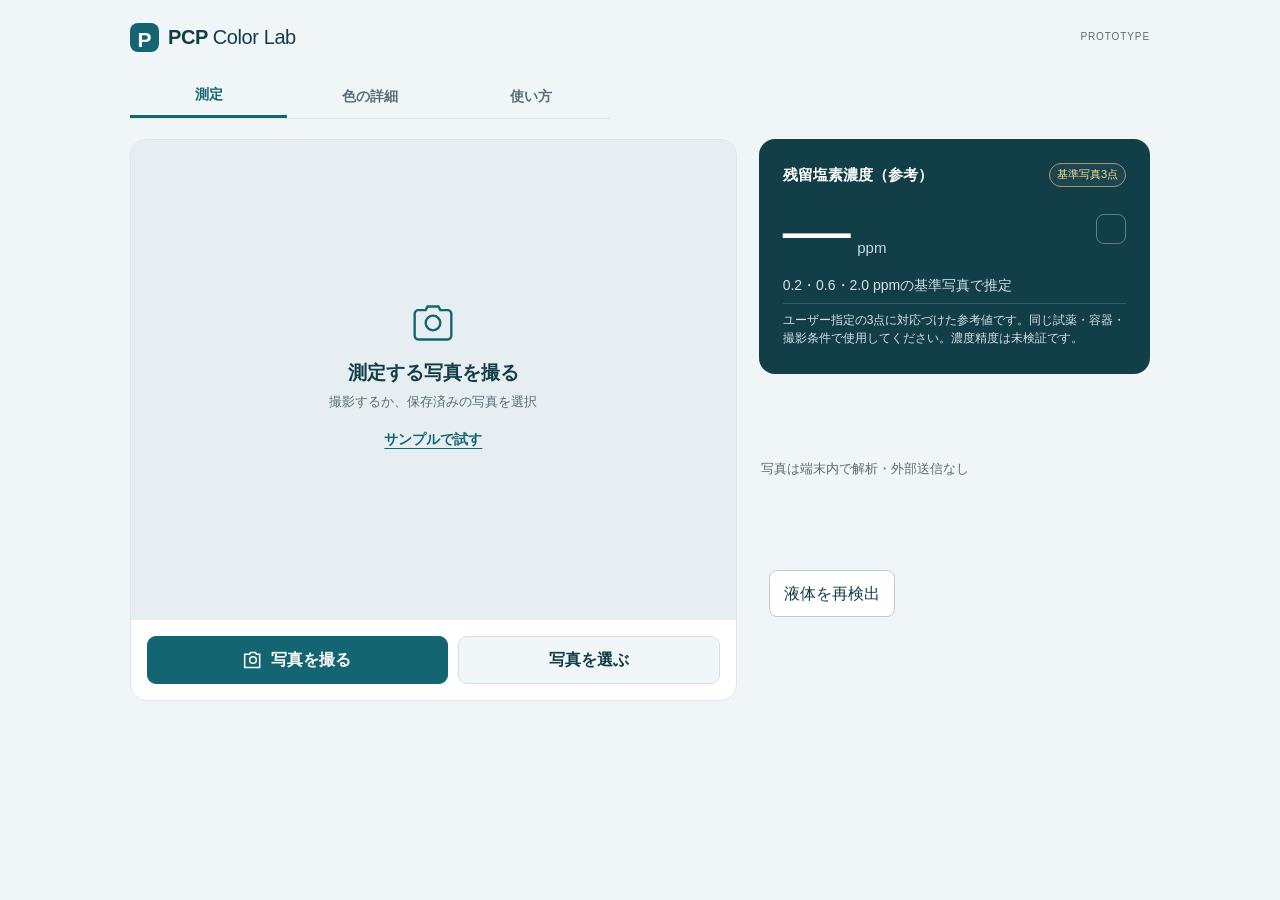
<file: index.html>
<!doctype html>
<html lang="ja"><head><meta charset="utf-8"><meta name="viewport" content="width=device-width, initial-scale=1, viewport-fit=cover"><meta name="theme-color" content="#123e48"><meta name="pcp-shell" content="pcp-github-v8-original3"><title>PCP Color Lab | 写真で測定</title><meta name="description" content="写真を選び、測定範囲を調整して色を解析。DPD溶液の3点の基準写真による濃度推定。"><link rel="stylesheet" href="style.css"><link rel="icon" href="favicon.svg"><link rel="manifest" href="manifest.webmanifest"><link rel="apple-touch-icon" href="icons/apple-touch-icon.png"><meta name="apple-mobile-web-app-capable" content="yes"><meta name="apple-mobile-web-app-title" content="PCP Color Lab"></head>
<body><div class="app-shell"><header><div class="brand"><span class="mark">P</span><h1>PCP <span>Color Lab</span></h1></div><span class="prototype">PROTOTYPE</span></header>
<nav role="tablist" aria-label="画面切り替え"><button role="tab" id="tab-measure" aria-selected="true" aria-controls="measure">測定</button><button role="tab" id="tab-detail" aria-selected="false" aria-controls="detail" tabindex="-1">色の詳細</button><button role="tab" id="tab-guide" aria-selected="false" aria-controls="guide" tabindex="-1">使い方</button></nav>
<main><section id="measure" role="tabpanel" aria-labelledby="tab-measure">
<div class="photo-card"><div id="drop-zone" class="photo-stage"><div id="empty"><svg width="44" height="44" viewBox="0 0 24 24" fill="none" stroke="currentColor" stroke-width="1.3" aria-hidden="true"><path d="M8 5l1-2h6l1 2h4a2 2 0 012 2v12a2 2 0 01-2 2H4a2 2 0 01-2-2V7a2 2 0 012-2z"/><circle cx="12" cy="12" r="4"/></svg><h2>測定する写真を撮る</h2><p>撮影するか、保存済みの写真を選択</p><button id="demo" class="sample">サンプルで試す</button></div><canvas id="preview" hidden tabindex="0" role="img" aria-label="試料の写真。タップで範囲を移動、枠の右下をドラッグして大きさを変更。矢印キーでも移動できます。"></canvas><div id="roi-selection" hidden><span id="roi-label">測定範囲</span><button id="resize-roi" aria-label="測定範囲のサイズを変更。ドラッグまたは矢印キーで調整">↘</button></div><span id="sample-label" hidden>サンプル画像</span><div id="photo-tools" hidden><button id="center" disabled>中央</button><div class="size-buttons"><button id="smaller" aria-label="測定範囲を小さくする">−</button><output id="size-value">20%</output><button id="larger" aria-label="測定範囲を大きくする">＋</button></div></div></div>
<div class="capture-actions"><label class="button primary" for="camera"><svg width="20" height="20" viewBox="0 0 24 24" fill="none" stroke="currentColor" stroke-width="1.8" aria-hidden="true"><path d="M8 5l1-2h6l1 2h4v16H2V5z"/><circle cx="12" cy="12" r="4"/></svg>写真を撮る<input id="camera" type="file" accept="image/*" capture="environment"></label><label class="button secondary" for="upload">写真を選ぶ<input id="upload" type="file" accept="image/*"></label></div></div>
<p id="message" class="message" role="status" aria-live="polite">写真は端末内で解析・外部送信なし</p>
<div class="sample-picker"><div id="liquid-candidates" aria-label="測定する液体候補"></div><button id="redetect" type="button">液体を再検出</button></div>
<section class="result-card" aria-label="残留塩素濃度"><div class="result-top"><h2>残留塩素濃度（参考）</h2><span class="badge">基準写真3点</span></div><div class="result-line"><div class="big-value"><output id="concentration">—</output><span>ppm</span></div><span id="swatch" aria-label="代表色"></span></div><p id="estimate-note">0.2・0.6・2.0 ppmの基準写真で推定</p><p class="disclaimer">ユーザー指定の3点に対応づけた参考値です。同じ試薬・容器・撮影条件で使用してください。濃度精度は未検証です。</p><p id="measurement-quality" class="subtext" role="status"></p></section>
</section>
<section id="detail" role="tabpanel" aria-labelledby="tab-detail" hidden><div class="panel"><p class="eyebrow">COLOR ANALYSIS</p><h2>選択範囲の色</h2><p class="subtext">測定タブで選んだ範囲の解析結果です。</p><div class="metric"><h3>代表RGB（中央値） <small>sRGB / 0–255</small></h3><output id="rgb">— / — / —</output></div><div class="metric"><h3>HSV <small>色相 ° / 彩度 % / 明度 %</small></h3><output id="hsv">— / — / —</output></div><div class="metric"><h3>CIELAB <small>L* / a* / b* · D65・2°</small></h3><output id="lab">— / — / —</output></div><div class="metric"><h3>ピンク色の強度 <small>赤・青に対する緑の少なさ</small></h3><output id="intensity">—</output></div><progress id="strength" max="1" value="0"></progress><p id="quality" class="subtext">写真を読み込むと解析結果を表示します。</p></div><div class="panel"><h2>DPD溶液の基準写真</h2><p class="subtext">元写真3枚から取得 · 3868＝0.2、3867＝0.6、3866＝2.0 ppm</p><div id="reference-list" class="reference-list"></div><p id="reference-note" class="subtext">近似に使用する2つの基準色を示します。</p><div class="metric"><h3>基準の色との差 <small>明度を正規化したRGB距離</small></h3><output id="reference-distance">—</output></div><details class="rgb-table"><summary>基準RGB値を見る</summary><table><thead><tr><th>ppm</th><th>R</th><th>G</th><th>B</th></tr></thead><tbody id="reference-rgb-body"></tbody></table></details></div><div class="panel"><h2>測定範囲</h2><p id="dimensions" class="subtext">写真未選択</p><label for="size">大きさ（写真の短辺に対する割合）</label><input id="size" type="range" min="1" max="60" step="0.1" value="5" disabled><p id="image-tag" class="subtext">画像未選択</p><p id="file-info" class="subtext"></p></div></section>
<section id="guide" role="tabpanel" aria-labelledby="tab-guide" hidden><div class="panel"><p class="eyebrow">QUICK GUIDE</p><h2>撮る、範囲を合わせる、見る。</h2><ol><li>「写真を撮る」か「写真を選ぶ」で試料画像を読み込みます。</li><li>写真上をタップ／ドラッグして測定範囲を移動。枠の右下をドラッグすると大きさを変更できます。写真上の＋／−でも調整できます。</li><li>液体候補が複数ある場合は「試料1・2・3」で切り替えます。写真の下に推定濃度、色の詳細タブに3点の基準RGBを表示します。</li></ol><p>反射や容器の縁を避け、均一な部分を選んでください。キーボードでは写真の矢印キーで移動、右下のハンドルの矢印キーでサイズを調整できます。</p></div>
<div class="panel"><h2>スマホに保存して使う</h2><p id="offline-status" role="status" aria-live="polite">オフライン利用の準備を確認しています…</p><button id="install-app" hidden>ホーム画面に追加</button><button id="retry-offline" hidden>再確認</button><p><strong>iPhone：</strong>Safariの共有メニュー →「ホーム画面に追加」→「追加」。表示される場合は「Webアプリとして開く」をオンにします。</p><p><strong>Android：</strong>Chromeのメニュー →「ホーム画面に追加」または「アプリをインストール」。</p><p>追加したアイコンから一度オンラインで開き、「オフライン準備完了」を確認してください。その後は機内モードでも解析できます。端末の保存領域が消えた場合は、オンラインで再準備してください。</p><div id="update-panel" hidden><p>新しい版を利用できます。更新すると現在の写真・解析結果は消えます。</p><button id="apply-update">更新して再読み込み</button></div></div>
<div class="panel"><h2>3点の基準写真による推定</h2><p>2026年11月11日に提供された元写真3枚（各4032 × 3024 px）を使用しています。IMG_3868.JPG＝0.2 ppm、IMG_3867.JPG＝0.6 ppm、IMG_3866.JPG＝2.0 ppmとして対応づけています。以前の横並び縮小画像の基準は置き換えました。値はユーザー指定で、別の測定器による確認は行っていません。</p><p>液体の候補を色と縦長の形から探し、反射や容器の縁を避けた小領域のRGB中央値を取得します。自動枠が液体に合っているか確認し、必要に応じて移動・拡大してください。検出できない場合は手動で選択できます。</p><p>RGBを最大成分で正規化し、隣り合う基準色の間で濃度を区分線形補間します。明度の一様な倍率差を抑える近似で、照明の色かぶり・影・カメラ処理までは補正しません。</p><p>表示範囲は0.2〜2.0 ppmです。範囲外、基準から大きく外れる色、白飛び・黒つぶれの多い領域では数値を出しません。「判定不可」は0 ppmや2 ppm以上を意味しません。</p><p>画像はブラウザで長辺1600 pxに縮小し、液体部分の色を取得しています。特に2.0 ppmの写真には赤色成分が飽和した画素が残ります。これは3点の基準写真への当てはめです。独立した試料での濃度精度は未検証で、小数2桁の表示は精度を意味しません。撮影条件が変わる場合は新しい基準写真での校正が必要です。</p><p>同じ試薬・液量・反応時間・容器・照明・カメラ設定で撮影してください。試薬の手順は製品の説明書に従ってください。この参考値だけで水質の安全性を判断できません。</p><h3>写真の取り扱い</h3><p>写真・結果は端末内で処理し、サーバーに送信・保存しません。再読み込み・更新で解析中の写真と結果は消えます。写真ファイルは30MBまで。非対応形式はJPEG・PNGなどに変換してください。</p><a href="https://www.w3.org/Graphics/Color/srgb" target="_blank" rel="noreferrer">色変換の参考資料（W3C） ↗</a></div></section></main></div><script src="color.js"></script><script src="calibration.js"></script><script src="liquid.js"></script><script src="app.js"></script><script src="pwa.js"></script></body></html>
</file>
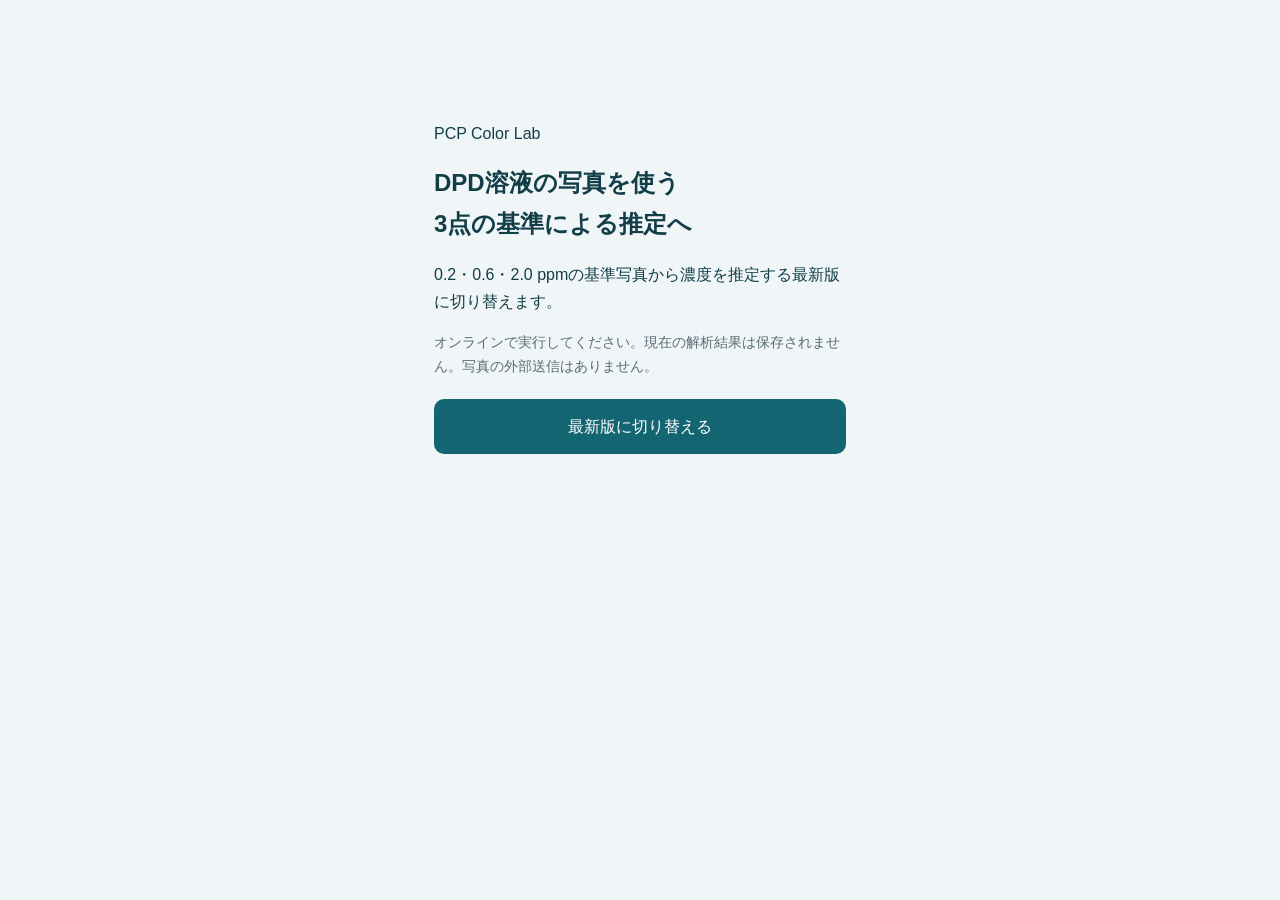
<file: update.html>
<!doctype html><html lang="ja"><head><meta charset="utf-8"><meta name="viewport" content="width=device-width,initial-scale=1"><meta name="theme-color" content="#123e48"><title>PCP Color Labを更新</title><style>*{box-sizing:border-box}body{margin:0;background:#f0f5f7;color:#123e48;font:16px/1.7 -apple-system,BlinkMacSystemFont,sans-serif}main{max-width:460px;padding:32px 24px;margin:8vh auto}h1{font-size:24px}button,a{display:block;padding:14px 18px;border:0;border-radius:10px;background:#146572;color:white;font:inherit;text-align:center;text-decoration:none;width:100%;margin-top:20px}button:disabled{opacity:.6}.note{font-size:14px;color:#586d76}[hidden]{display:none}#status{font-size:14px}</style></head><body><main><p>PCP Color Lab</p><h1>DPD溶液の写真を使う<br>3点の基準による推定へ</h1><p>0.2・0.6・2.0 ppmの基準写真から濃度を推定する最新版に切り替えます。</p><p class="note">オンラインで実行してください。現在の解析結果は保存されません。写真の外部送信はありません。</p><button id="update">最新版に切り替える</button><p id="status" role="status" aria-live="polite"></p><a id="open" href="./" hidden>新しい画面を開く</a></main><script>
const button=document.getElementById('update'),status=document.getElementById('status');
button.addEventListener('click',async()=>{
 button.disabled=true;status.textContent='最新の画面を読み込んでいます…';
 try{
  if(!navigator.onLine)throw new Error('ネットに接続してから、もう一度お試しください。');
  const base=new URL('./',location.href),target=new URL('./',base);target.searchParams.set('v','pcp-github-v8-original3');
  // Probe a distinct static filename: old navigation handlers cannot substitute the shell.
  const probe=new URL('index.html',base);probe.searchParams.set('check',String(Date.now()));
  const response=await fetch(probe,{cache:'no-store'});const html=await response.text();
  if(!response.ok||!html.includes('pcp-github-v8-original3'))throw new Error('公開版の更新準備中です。少し待ってから再度お試しください。');
  if('serviceWorker' in navigator){const reg=await navigator.serviceWorker.getRegistration(base.href);if(reg&&reg.scope===base.href)await reg.unregister();}
  if('caches' in window)await Promise.all((await caches.keys()).filter(k=>k.startsWith('pcp-color-lab-')).map(k=>caches.delete(k)));
  status.textContent='更新完了。新しい画面を開きます。';const link=document.getElementById('open');link.href=target.href;link.hidden=false;location.replace(target.href);
 }catch(e){status.textContent=e.message||'更新できませんでした。もう一度お試しください。';button.disabled=false;}
});
</script></body></html>
</file>
<file: style.css>
:root{color-scheme:light;--ink:#123e48;--muted:#586d76;--line:#dce5e8;--teal:#146572;--bg:#f0f5f7}*{box-sizing:border-box}body{margin:0;background:var(--bg);color:var(--ink);font:16px/1.6 -apple-system,BlinkMacSystemFont,"Segoe UI","Hiragino Kaku Gothic ProN",sans-serif}.app-shell{max-width:680px;margin:auto;padding:0 16px calc(12px + env(safe-area-inset-bottom))}header{height:58px;display:flex;justify-content:space-between;align-items:center}.brand{display:flex;align-items:center;gap:9px}h1{font-size:20px;margin:0;font-weight:750;letter-spacing:-.02em}h1 span{font-weight:400}.mark{width:29px;height:29px;background:var(--teal);color:white;border-radius:8px;display:grid;place-items:center;font-weight:750;font-size:21px}.prototype{font-size:10px;letter-spacing:.09em;color:var(--muted)}nav{display:flex;margin:0 0 12px;border-bottom:1px solid var(--line);gap:4px}nav button{flex:1;border:0;border-radius:0;color:var(--muted);background:none;min-height:44px;padding:8px;font-size:14px}nav [aria-selected=true]{color:var(--teal);border-bottom:3px solid var(--teal);font-weight:750}h2{font-size:17px;line-height:1.45;margin:0}h3{font-size:15px;margin:0}p{margin:10px 0}button,.button{font-family:inherit;font-size:14px;line-height:1.35;cursor:pointer;min-height:44px;border:1px solid var(--line);background:white;color:var(--ink);border-radius:9px;padding:10px 14px;font-weight:600}button:disabled{opacity:.45;cursor:default}button:focus-visible,canvas:focus-visible,.button:focus-within,a:focus-visible{outline:3px solid #d84885;outline-offset:3px}.photo-card{background:#fff;border-radius:16px;overflow:hidden;border:1px solid var(--line)}.photo-stage{height:clamp(150px,calc(100svh - 420px),510px);position:relative;overflow:hidden;display:grid;place-items:center;background:#e6eef1;touch-action:none}.photo-stage.loaded{background:#1b3038}.photo-stage.dragover{outline:3px solid var(--teal);outline-offset:-4px}#empty{text-align:center;padding:14px;color:var(--muted)}#empty svg{color:var(--teal);margin-bottom:6px}#empty h2{font-size:19px;color:var(--ink)}#empty p{font-size:13px;margin:6px 0}.sample{border:0;background:transparent;color:var(--teal);text-decoration:underline;text-underline-offset:4px;min-height:40px}canvas{display:block;width:100%;height:100%;object-fit:contain;touch-action:none;cursor:crosshair;position:absolute;inset:0}#roi-selection{position:absolute;border:2px solid white;box-shadow:0 0 0 1500px #081b2850;cursor:move;touch-action:none;min-width:1px;min-height:1px}#roi-label{position:absolute;bottom:calc(100% + 6px);left:-2px;white-space:nowrap;font-size:11px;background:#123e48df;color:white;padding:2px 6px;border-radius:4px;pointer-events:none}#resize-roi{position:absolute;right:-18px;bottom:-18px;min-height:36px;width:36px;padding:0;border:2px solid white;color:white;background:var(--teal);border-radius:50%;font-size:24px;touch-action:none;cursor:nwse-resize}#sample-label{position:absolute;top:10px;left:10px;color:white;background:#123e48db;font-size:12px;padding:3px 7px;border-radius:5px;pointer-events:none}#photo-tools{position:absolute;bottom:10px;left:10px;right:10px;display:flex;justify-content:space-between;align-items:center;pointer-events:none}#photo-tools button,.size-buttons{pointer-events:auto}#photo-tools button{color:white;background:#123e48e8;border:1px solid #ffffff55;min-height:40px;padding:7px 12px}.size-buttons{display:flex;align-items:center;border-radius:8px;background:#123e48e8;color:white;font-size:12px}.size-buttons output{min-width:42px;text-align:center}.size-buttons button{border:0!important;background:transparent!important;font-size:18px}.capture-actions{display:grid;grid-template-columns:1.15fr 1fr;gap:10px;padding:12px}.button{display:flex;align-items:center;justify-content:center;gap:8px;min-height:48px;font-size:16px}.primary{background:var(--teal);color:white;border-color:var(--teal)}.secondary{background:#f1f6f8;border-color:#d0e0e6}input[type=file]{position:absolute;width:1px;height:1px;opacity:0}.message{font-size:12px;color:var(--muted);line-height:1.5;margin:7px 2px;min-height:18px}.message.error{color:#a12d40}.result-card{padding:14px 18px;border-radius:16px;background:var(--ink);color:white}.result-top{display:flex;justify-content:space-between;gap:10px;align-items:center}.result-top h2{font-size:15px}.badge{white-space:nowrap;font-size:11px;background:#ffffff0a;border:1px solid #ab9771;color:#ffdc9c;padding:2px 7px;border-radius:20px}.result-line{display:flex;align-items:center;justify-content:space-between}.big-value{display:flex;align-items:baseline;gap:9px}.big-value output{font-size:48px;line-height:1.25;font-weight:500;letter-spacing:-.035em;font-variant-numeric:tabular-nums}.big-value>span{font-size:15px;color:#c2dce1}#swatch{display:block;width:30px;height:30px;border:1px solid #ffffff55;border-radius:8px;background:transparent}.result-card p{font-size:12px;line-height:1.5;color:#d3e3e7;margin:3px 0}.result-card .disclaimer{font-size:11px;margin:7px 0 0;border-top:1px solid #ffffff25;padding-top:7px}.panel{border:1px solid var(--line);border-radius:16px;background:white;padding:22px;margin-bottom:14px}.panel h2{margin-bottom:12px}.panel p,.panel li,.panel label{font-size:14px}.panel li{margin-bottom:12px}.panel ol{padding-left:22px}.eyebrow{letter-spacing:.12em;color:var(--teal);font-size:11px!important;font-weight:700;margin-top:0}.subtext{color:var(--muted);overflow-wrap:anywhere}.metric{padding:17px 0;border-top:1px solid var(--line);display:flex;gap:12px;justify-content:space-between;align-items:center}.metric h3{font-size:15px}.metric small{display:block;color:var(--muted);font-size:11px;font-weight:400}.metric output{font-size:17px;font-weight:650;white-space:nowrap;font-variant-numeric:tabular-nums}progress,input[type=range]{width:100%;accent-color:var(--teal)}progress{height:7px}input[type=range]{min-height:44px}a{color:var(--teal)}#update-panel{border-top:1px solid var(--line);margin-top:14px;padding-top:8px}[hidden]{display:none!important}@media(max-width:360px){.app-shell{padding-left:12px;padding-right:12px}.prototype{display:none}.metric{display:block}.metric output{display:block;margin-top:6px}.photo-stage{height:clamp(150px,calc(100svh - 420px),510px)}.capture-actions{padding:10px}.result-card{padding:12px 14px}}@media(orientation:landscape) and (max-height:500px){.photo-stage{height:230px}}@media(min-width:800px){.app-shell{max-width:1080px;padding:0 30px 28px}header{height:74px}nav{max-width:480px;margin-bottom:20px}#measure{display:grid;grid-template-columns:minmax(0,1.55fr) minmax(0,1fr);gap:0 22px;align-items:start}.photo-card{grid-row:1/3}.photo-stage{height:480px}.result-card{grid-column:2;grid-row:1;padding:24px}.message{grid-column:2;grid-row:2;align-self:start;font-size:13px;margin-top:14px}.big-value output{font-size:68px}.result-card p{font-size:14px}.result-card .disclaimer{font-size:12px}#detail,#guide{max-width:720px}.photo-card .capture-actions{padding:16px}}@media(prefers-reduced-motion:reduce){*{scroll-behavior:auto!important}}

.reference-list{display:grid;grid-template-columns:repeat(5,minmax(0,1fr));gap:5px;margin-top:16px}.reference-item{text-align:center;font-size:14px;min-width:0;border:2px solid transparent;border-radius:9px;padding:3px}.reference-chip{height:70px;border:1px solid #e4dce2;border-radius:5px;margin-bottom:5px}.reference-item.is-match{border-color:var(--teal)}.match-label{display:block;height:20px;font-size:11px;color:var(--teal)}

.rgb-table summary{cursor:pointer;min-height:44px;padding:10px 0;font-size:14px}.rgb-table table{width:100%;border-collapse:collapse;font-size:14px;font-variant-numeric:tabular-nums}.rgb-table th,.rgb-table td{padding:8px;text-align:right;border-bottom:1px solid var(--line)}


.sample-picker{display:flex;gap:10px;flex-wrap:wrap;margin:12px 0}.sample-picker button{padding:10px 14px;border:1px solid #b9cdcf;border-radius:8px;background:#fff;color:#123e48;font:inherit;cursor:pointer}#liquid-candidates{display:flex;gap:8px;flex-wrap:wrap}#liquid-candidates button[aria-pressed="true"]{background:#123e48;color:white}.reference-list{grid-template-columns:repeat(3,1fr)}

@media(min-width:800px){.sample-picker{grid-column:2;grid-row:3}.photo-card{grid-row:1/4}}
</file>
